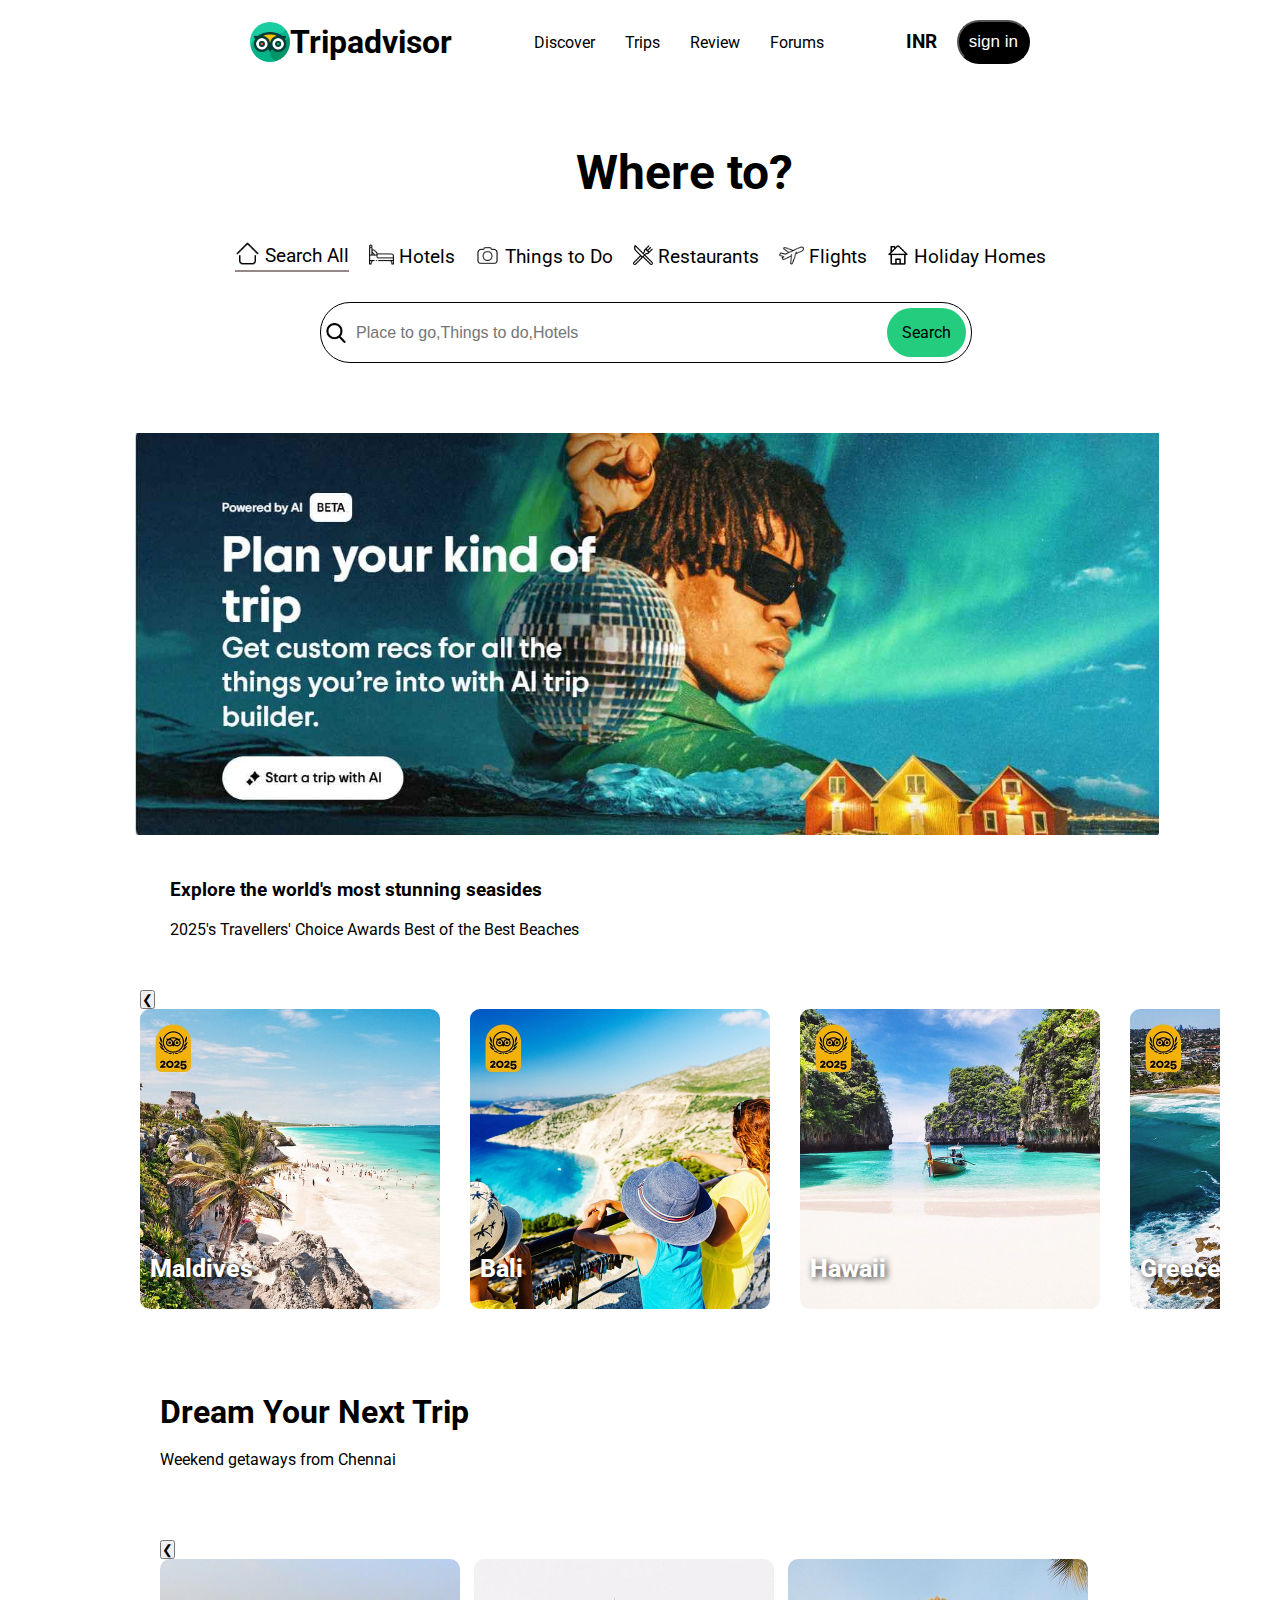
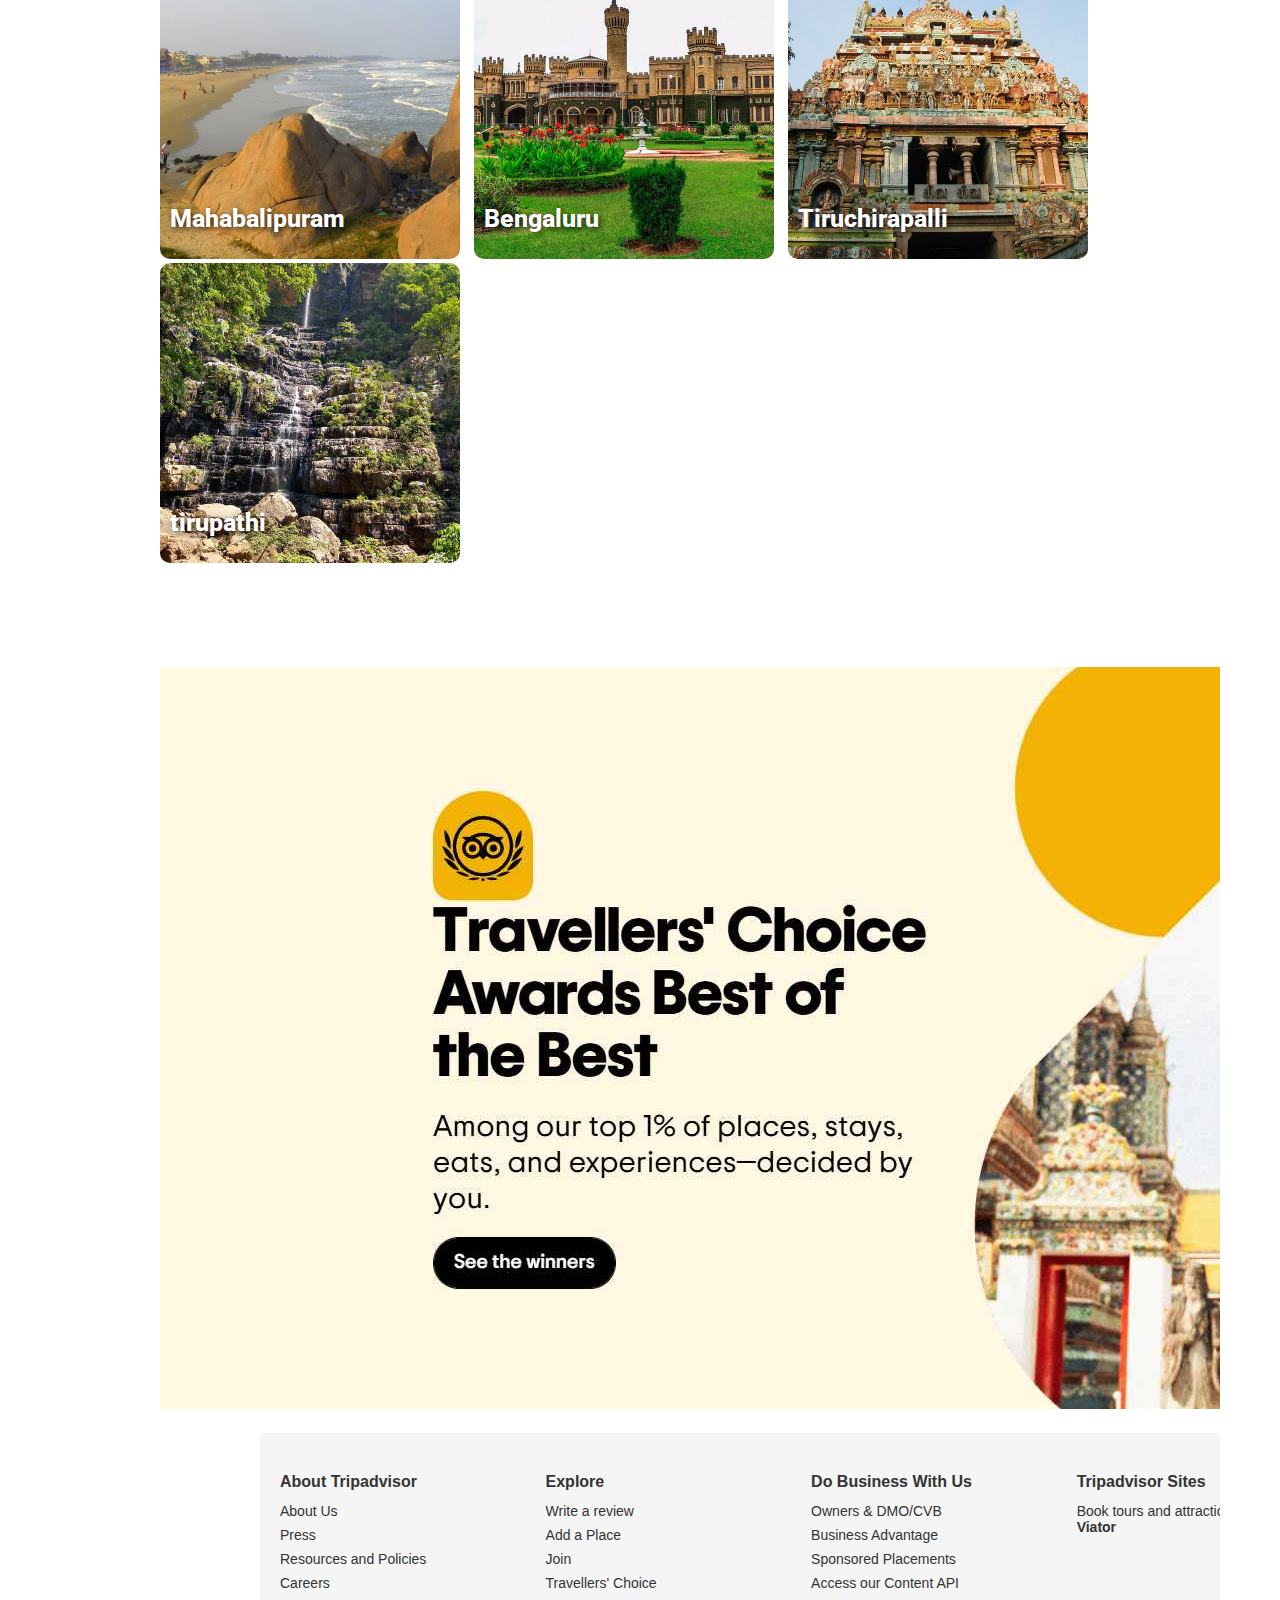
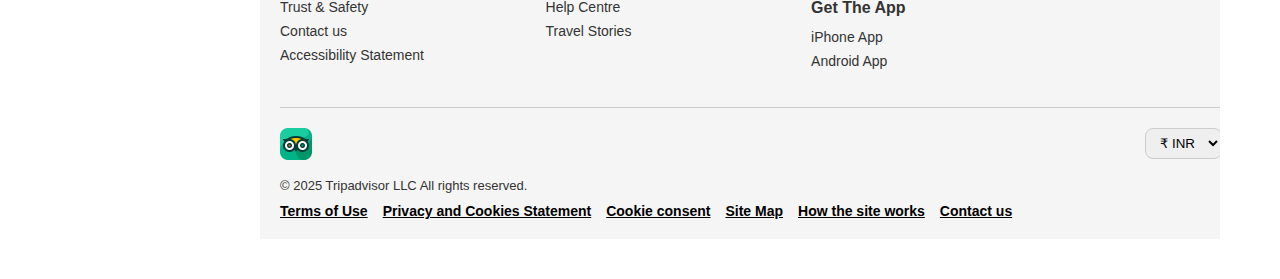
<file: index.html>
<!DOCTYPE html>
<html lang="en">

<head>
    <meta charset="UTF-8">
    <meta name="viewport" content="width=device-width, initial-scale=1.0">
    <title>Trip advisor</title>
    <link rel="preconnect" href="https://fonts.googleapis.com">
    <link rel="preconnect" href="https://fonts.gstatic.com" crossorigin>
    <link href="https://fonts.googleapis.com/css2?family=Roboto:ital,wght@0,100..900;1,100..900&display=swap"
        rel="stylesheet">
    <link rel="stylesheet" href="style.css">
</head>

<body>
    <!-- top web page -->
    <div class="tripadvisor">
        <div class="tripadvisor__left">
            <img src="tripadvisor.png" alt="Tripadvisor">
            <div class="tripadvisor__title">
                <h1>Tripadvisor</h1>
            </div>
        </div>

        <div class="tripadvisor__sub">
            <p>Discover</p>
            <p>Trips</p>
            <p>Review</p>
            <p>Forums</p>

        </div>
        <div class="tripadvisor__right">
            <h3>INR</h3>
            <div>
                <button>sign in</button>
            </div>

        </div>

    </div>
    <!-- where to -->
    <div class="heading">
        <h1>Where to?</h1>
    </div>
    <!-- basic need -->
    <div class="basic">
        <div class="basic__search">
            <img src="home.png" alt="search">
            <p>Search All</p>
        </div>
        <div class="basic__hotel">
            <img src="bed.png" alt="hotel">
            <p>Hotels</p>
        </div>
        <div class="basic__things-todo">
            <img src="camera.png" alt="things to do">
            <p>Things to Do</p>
        </div>
        <div class="basic__restaurant">
            <img src="restaurant.png" alt="restaurant">
            <p>Restaurants</p>
        </div>
        <div class="basic__flight">
            <img src="airplane.png" alt="flight">
            <p>Flights</p>
        </div>
        <div class="basic__holiday-home ">
            <img src="house.png" alt="Holiday Homes">
            <p>Holiday Homes</p>

        </div>

    </div>
    <div class="navbar__s2">
        <img src="search.png" alt="button">
        <input placeholder="Place to go,Things to do,Hotels">
        <div class="navbar__s2-search">
            <p>Search</p>
        </div>
    </div>
    <!-- picture -->
    <div class="pic">
        <img src="download.jpeg" alt="">

    </div>

    <!-- small images -->
    <div class="explore">
        <div class="explore__heading">
            <h3>Explore the world's most stunning seasides</h3><br>
            <p>2025's Travellers' Choice Awards Best of the Best Beaches</p>
        </div>
        <div class="explore__slider-wrapper">
            <button class="slider-btn left" onclick="slideLeft()">&#10094;</button>

            <div class="explore__slider" id="slider">
                <div class="slider_item">

                    <img src="caption.jpg" alt="Beach 1">

                    <span class="caption">Maldives</span>
                </div>
                <div class="slider_item">
                    <img src="caption (1).jpg" alt="Beach 2">
                    <span class="caption">Bali</span>
                </div>
                <div class="slider_item">
                    <img src="caption (2).jpg" alt="Beach 3">
                    <span class="caption">Hawaii</span>
                </div>
                <div class="slider_item">
                    <img src="caption (3).jpg" alt="Beach 4">
                    <span class="caption">Greece</span>
                </div>
                <div class="slider_item">
                    <img src="caption (4).jpg" alt="Beach 1">
                    <span class="caption">Maldives</span>
                </div>
              
            </div>





            <div class="local">
                <div class="local__heading">
                    <h1>Dream Your Next Trip </h1><br>
                    <p>Weekend getaways from Chennai</p>
                </div>
                <div class="local__slider-wrapper">
                    <button class="slider-btn left" onclick="slideLeft()">&#10094;</button>

                    <div class="local__slider" id="slider">
                        <div class="local_item">

                            <img src="image 1.jpg" alt="Beach 1">

                            <span class="caption">Mahabalipuram</span>
                        </div>
                        <div class="local_item">
                            <img src="image 2.jpg" alt="Beach 2">
                            <span class="caption">Bengaluru</span>
                        </div>
                        <div class="local_item">
                            <img src="image 3.jpg" alt="Beach 3">
                            <span class="caption">Tiruchirapalli</span>
                        </div>
                        <div class="local_item">
                            <img src="image 4.jpg" alt="Beach 4">
                            <span class="caption">tirupathi</span>
                        </div>
                        
                    </div>
                

    
                    <div class="open">
                        <img src="download (1).jpeg" alt="">
                    </div>





                    <footer class="footer">
                        <div class="footer-top">
                            <div class="footer-column">
                                <h4>About Tripadvisor</h4>
                                <ul>
                                    <li><a href="#">About Us</a></li>
                                    <li><a href="#">Press</a></li>
                                    <li><a href="#">Resources and Policies</a></li>
                                    <li><a href="#">Careers</a></li>
                                    <li><a href="#">Trust & Safety</a></li>
                                    <li><a href="#">Contact us</a></li>
                                    <li><a href="#">Accessibility Statement</a></li>
                                </ul>
                            </div>
                            <div class="footer-column">
                                <h4>Explore</h4>
                                <ul>
                                    <li><a href="#">Write a review</a></li>
                                    <li><a href="#">Add a Place</a></li>
                                    <li><a href="#">Join</a></li>
                                    <li><a href="#">Travellers' Choice</a></li>
                                    <li><a href="#">Help Centre</a></li>
                                    <li><a href="#">Travel Stories</a></li>
                                </ul>
                            </div>
                            <div class="footer-column">
                                <h4>Do Business With Us</h4>
                                <ul>
                                    <li><a href="#">Owners & DMO/CVB</a></li>
                                    <li><a href="#">Business Advantage</a></li>
                                    <li><a href="#">Sponsored Placements</a></li>
                                    <li><a href="#">Access our Content API</a></li>
                                </ul>
                                <h4>Get The App</h4>
                                <ul>
                                    <li><a href="#">iPhone App</a></li>
                                    <li><a href="#">Android App</a></li>
                                </ul>
                            </div>
                            <div class="footer-column">
                                <h4>Tripadvisor Sites</h4>
                                <ul>
                                    <li><a href="#">Book tours and attraction tickets on <strong>Viator</strong></a></li>
                                </ul>
                            </div>
                        </div>
                
                
                        <div class="footer-bottom">
                            <div class="footer-left">
                                <img src="tripadvisor.png"
                                    alt="Tripadvisor" />
                                <p>© 2025 Tripadvisor LLC All rights reserved.</p>
                                <div class="footer-links">
                                    <a href="#">Terms of Use</a>
                                    <a href="#">Privacy and Cookies Statement</a>
                                    <a href="#">Cookie consent</a>
                                    <a href="#">Site Map</a>
                                    <a href="#">How the site works</a>
                                    <a href="#">Contact us</a>
                                </div>
                            </div>
                
                            <div class="footer-right">
                                <div class="footer-options">
                                    <select>
                                        <option>₹ INR</option>
                                    </select>
                                    <select>
                                        <option>India</option>
                                    </select>
                                </div>
                                <div class="footer-social">
                                    <i class="fab fa-facebook-f"></i>
                                    <i class="fab fa-x-twitter"></i>
                                    <i class="fab fa-pinterest-p"></i>
                                    <i class="fab fa-instagram"></i>
                                    <i class="fab fa-youtube"></i>
                                    <i class="fab fa-tiktok"></i>
                                </div>
                            </div>
                        </div>
                    </footer>
                
                 
















</body>





</html>
</file>
<file: style.css>
*{
    margin: 0px;
    padding: 0px;
}

body{
    font-family: "Roboto", sans-serif;
}
/* top web page */
.tripadvisor{
    display: flex;
    align-items: center;
    justify-content:space-between ;
    margin-top: 20px;
    
   
}
.tripadvisor__left{
    display: flex;
    position: relative;
    left: 250px;
    align-items: center;
    
    

}

.tripadvisor img{
    height:40px;
    width: 40px;
    border-radius: 30px;
 }
 .tripadvisor__sub{
    display: flex;
    gap:30px;
    position: relative;
    font: weight 4px;
    
 }

 .tripadvisor__right{
    display: flex;
    align-items: center;
    gap: 20px;
    position: relative;
    right: 250px;
 }
 .tripadvisor__right button{
    background-color: black;
    color: white;
    padding: 10px;
    border-radius: 30px;
    font-size: 17px;
    
 }

 /* where to */
 .heading {
    position: relative;
    top: 80px;
    display: inline-block;
    left: 45%;
    font-size: x-large;
 }
 /* basic need */

 .basic{
    display: flex;
    gap: 20px;
    position: relative;
    justify-content: center;
    top: 120px;
    font-size: larger;


 }

 .basic__search{
    display: flex;
    align-items: center;
    gap: 5px;
    border-bottom: solid rgb(150, 136, 136) 2px;
 }


 .basic__search img{
    height: 25px;
    width: 25px;
    margin-bottom: 4px;
   
 }
 .basic__hotel{
    display: flex;
    align-items: center;
    gap: 5px;
 }

 .basic__hotel img{
    height: 25px;
    width: 25px;
    margin-bottom: 4px;

 }
 .basic__things-todo{
    display: flex;
    align-items: center;
    gap: 5px;
 }

 .basic__things-todo img{
    height: 25px;
    width: 25px;
    margin-bottom: 3px;

 }
 .basic__restaurant{
    display: flex;
    align-items: center;
    gap: 5px;
 }

 .basic__restaurant img{
    height: 20px;
    width: 20px;
    margin-bottom: 4px;

 }
 .basic__flight{
    display: flex;
    align-items: center;
    gap: 5px;
 }

 .basic__flight img{
    height: 25px;
    width: 25px;
    margin-bottom: 3px;

 }
 .basic__holiday-home{
    display: flex;
    align-items: center;
    gap: 5px;
 }

 .basic__holiday-home img{
    height: 22px;
    width: 22px;
    margin-bottom: 4px;

 }





.navbar__s2 img{
    height: 20px;
    width: 20px;
}

.navbar__s2 {
    padding: 5px;
    border: solid black 1px;
    border-radius: 30px;
    width: 50%;
    display: flex;
    gap: 10px;
    align-items: center;
    position: relative;
    left: 25%;
    top: 150px;

}

.navbar__s2 input {
    border: none;
    width: 100%;
    font-size: 16px;
    background-color: transparent;

}
.navbar__s2-search{
    background-color: rgb(36, 204, 126);
    padding: 15px;
    border-radius: 25px;
    margin: 0;
    border: 0;
    
}
.pic img{
    height: 80%;
    width: 80%;
    position: relative;
    left: 9%;
    top: 200px;
    border-radius: 10px;
    padding: 20px;
}
.place{
    position: relative;
    display: inline-block;
    top: 250px;
    left: 10%;
    
}

.explore{
   padding: 40px;
   text-align: left;
   margin-top: 30px;

  
 }

 .caption {
   position: absolute;
   font-weight: 800;
   color: white; /* Set text to white */
   font-size: 25px;
   bottom: 30px;
   left: 10px;
   text-shadow: 2px 2px 6px rgba(0, 0, 0, 0.8); /* Soft black shadow behind text */
 }

 
 .slider_item{
   position: relative;
   display: inline-block;
   margin-right: 10px;
 }
 
 .explore__heading{
   position: relative;
   display: inline-block;
   left: 130px;
   top: 150px;
   
 }


 .slider_item img {
   width: 300px;
   height: 150px;
   object-fit: cover;
   border-radius: 10px;
 }
 

 .explore__slider-wrapper {
   position: relative;
   overflow: hidden;
   width: 90%;
   margin-left: 100px;
   margin-top: 200px;
 }
 

 .explore__slider{
   display: flex;
   gap: 20px;
   overflow-x: scroll;
   scroll-behavior: smooth;
   scrollbar-width: none;
   transition: transform 0.3s ease;
 }

 .explore__slider::-webkit-scrollbar{
   display: none;
 }

 .explore__slider img{
   width: 300px;
   height: 300px;
   object-fit: cover;
   border-radius: 10px;
 }







 .local_item{
   position: relative;
   display: inline-block;
   margin-right: 10px;
 }
 
 .local__heading{
   position: relative;
   display: inline-block;
   left: 20px;
   top: 80px;
   
 }


 .local_item img {
   width: 300px;
   height: 150px;
   object-fit: cover;
   border-radius: 10px;
 }
 

 .local__slider-wrapper {
   position: relative;
   overflow: hidden;
   width: 100%;
   margin-left: 20px;
   margin-top: 150px;
 }
 

 

 .local__slider::-webkit-scrollbar{
   display: none;
 }

 .local__slider img{
   width: 300px;
   height: 300px;
   object-fit: cover;
   border-radius: 10px;
 }

 .open{
   position: relative;
   display: inline-block;
   top: 100px;
   left: 0px;
   right: 100px;
   height: 100%;
   width: 150%;
 }

 .footer {
  background-color: #f5f5f5;
  padding: 40px 20px;
  font-family: sans-serif;
  font-size: 14px;
  color: #333;
  position: relative;
  display: inline-block;
  top: 120px;
  left: 100px;
  margin-bottom: 100px;
}

.footer-top {
  display: flex;
  flex-wrap: wrap;
  justify-content: space-between;
  gap: 30px;
  max-width: 1200px;
  margin: auto;
}

.footer-column {
  flex: 1 1 200px;
}

.footer-column h4 {
  font-size: 16px;
  margin-bottom: 12px;
}

.footer-column ul {
  list-style: none;
  padding: 0;
}

.footer-column li {
  margin-bottom: 8px;
}

.footer-column a {
  text-decoration: none;
  color: #333;
}

.footer-column a:hover {
  text-decoration: underline;
}

.footer-bottom {
  border-top: 1px solid #ccc;
  padding-top: 20px;
  margin-top: 30px;
  max-width: 1200px;
  margin: 30px auto 0;
  display: flex;
  justify-content: space-between;
  flex-wrap: wrap;
  align-items: flex-start;
  gap: 20px;
}

.footer-left {
  flex: 1;
  min-width: 300px;


}

.footer-left img {
  width: 32px;
  margin-bottom: 5px;
}

.footer-left p {
  margin: 10px 0;
  font-size: 13px;
  color: #333;
}

.footer-links {
  display: flex;
  flex-wrap: wrap;
  gap: 15px;
}

.footer-links a {
  color: #000;
  font-weight: bold;
  text-decoration: underline;
  white-space: nowrap;
}

.footer-right {
  display: flex;
  flex-direction: column;
  align-items: flex-end;
  gap: 15px;
  min-width: 280px;
}

.footer-options select {
  padding: 6px 10px;
  border-radius: 8px;
  border: 1px solid #ccc;
  margin: 0 5px;
}

.footer-social {
  display: flex;
  gap: 15px;
  font-size: 18px;
}
</file>
